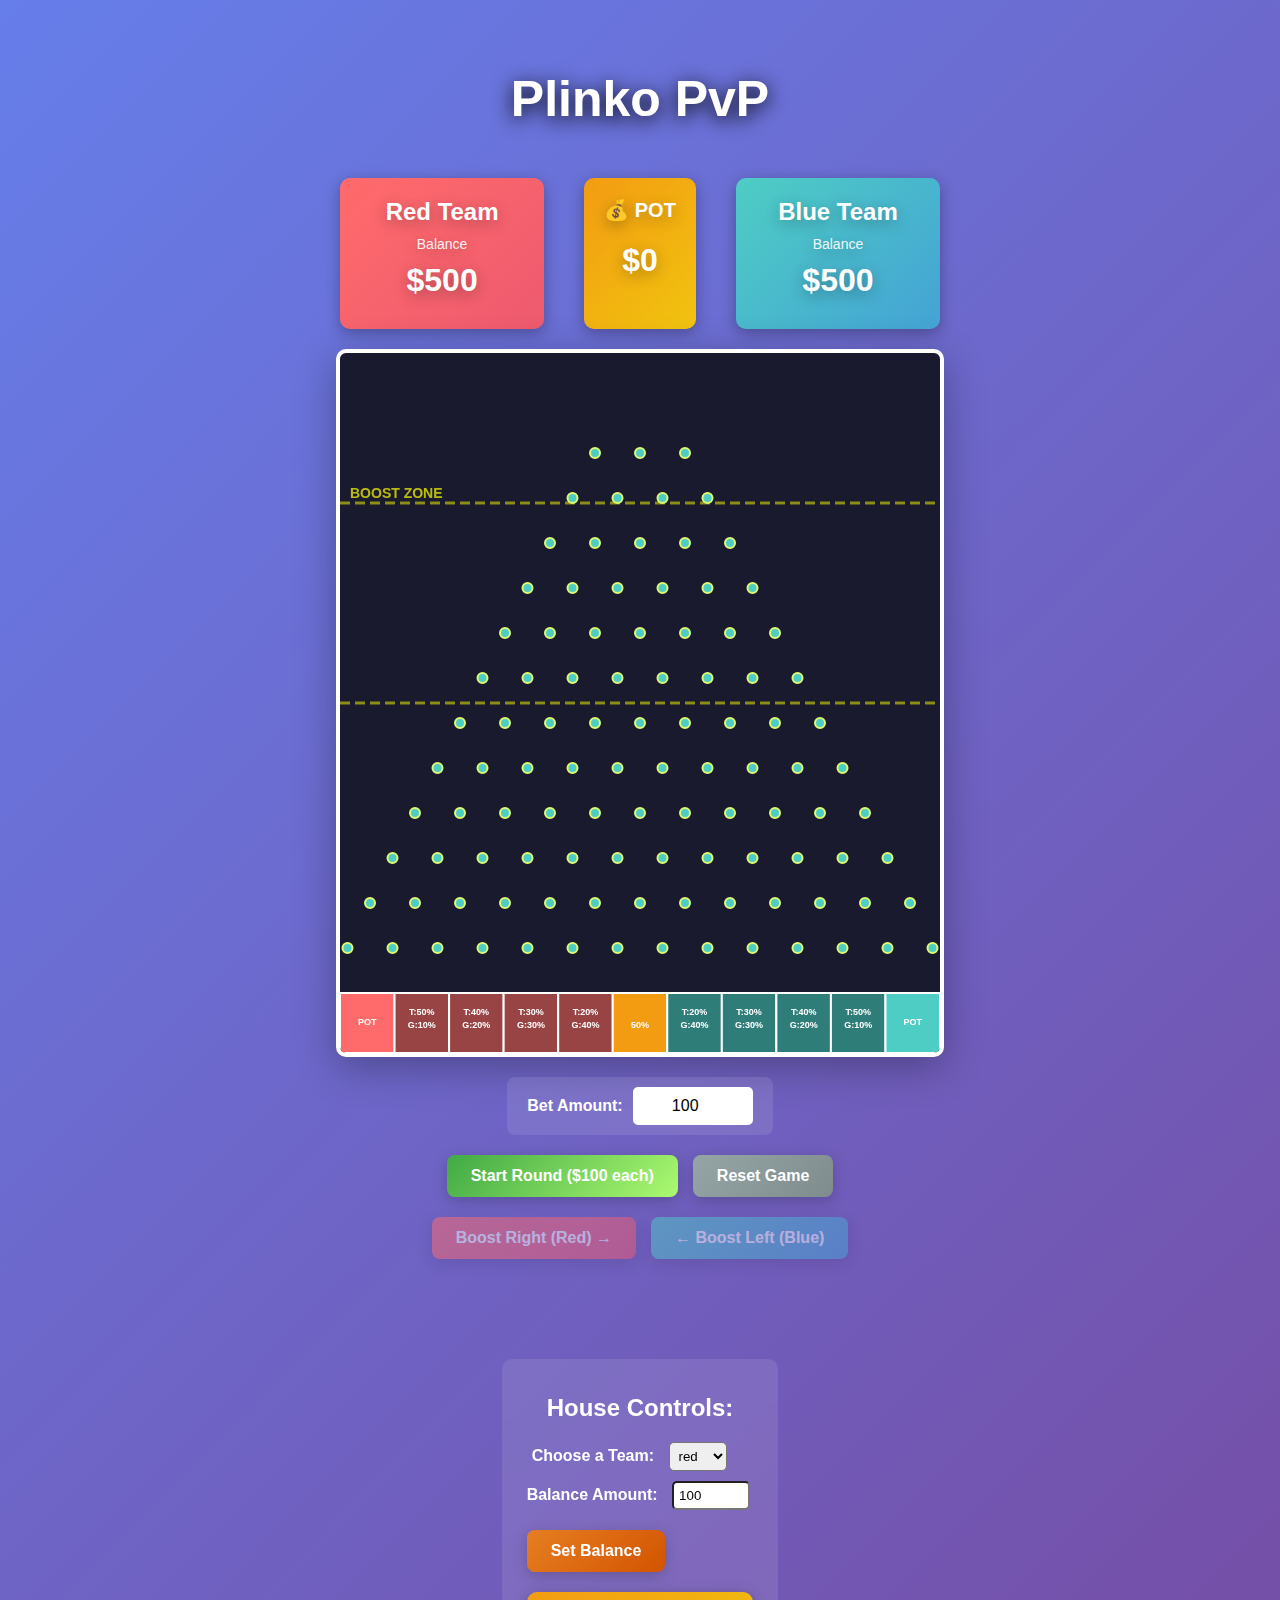
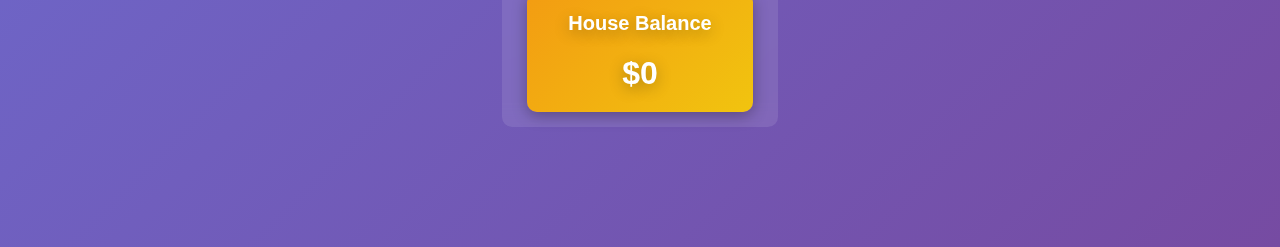
<file: index.html>
<!DOCTYPE html>
<html lang="en">
<head>
  <meta charset="UTF-8">
  <meta name="viewport" content="width=device-width, initial-scale=1.0">
  <title>Team Plinko Battle</title>
  <style>
    body {
        margin: 0;
        padding: 20px;
        display: flex;
        flex-direction: column;
        align-items: center;
        justify-content: center;
        min-height: 100vh;
        background: linear-gradient(135deg, #667eea 0%, #764ba2 100%);
        font-family: 'Arial', sans-serif;
    }
    #canvas {
        border: 4px solid #fff;
        border-radius: 10px;
        box-shadow: 0 10px 40px rgba(0,0,0,0.3);
        background: #1a1a2e;
    }
    .game-container {
        display: flex;
        flex-direction: column;
        gap: 20px;
        align-items: center;
    }
    .teams {
        display: flex;
        gap: 40px;
        width: 600px;
        justify-content: space-between;
    }
    .team {
        flex: 1;
        padding: 20px;
        border-radius: 10px;
        color: white;
        text-align: center;
        box-shadow: 0 4px 15px rgba(0,0,0,0.3);
        text-shadow: 0 4px 15px rgba(0,0,0,0.3);
    }
    .team-red {
        background: linear-gradient(135deg, #ff6b6b, #ee5a6f);
    }
    .team-blue {
        background: linear-gradient(135deg, #4ecdc4, #44a3d5);
    }
    .team h2 {
        margin: 0 0 10px 0;
        font-size: 24px;
        text-shadow: 0 4px 15px rgba(0,0,0,0.3);
    }
    .team .balance {
        font-size: 32px;
        font-weight: bold;
        margin: 10px 0;
        text-shadow: 0 4px 15px rgba(0,0,0,0.3);
    }
    .team .label {
        font-size: 14px;
        opacity: 0.9;
        text-shadow: 0 4px 15px rgba(0,0,0,0.3);
    }
    .controls {
        display: flex;
        gap: 15px;
        align-items: center;
        flex-wrap: wrap;
        justify-content: center;
    }
    button {
        padding: 12px 24px;
        font-size: 16px;
        font-weight: bold;
        border: none;
        border-radius: 8px;
        color: white;
        cursor: pointer;
        transition: transform 0.2s, box-shadow 0.2s;
        box-shadow: 0 4px 15px rgba(0,0,0,0.2);
    }
    button:hover:not(:disabled) {
        transform: translateY(-2px);
        box-shadow: 0 6px 20px rgba(0,0,0,0.3);
    }
    button:active:not(:disabled) {
        transform: translateY(0);
    }
    button:disabled {
        opacity: 0.5;
        cursor: not-allowed;
    }
    .drop-btn {
        background: linear-gradient(135deg, #41a945 0%, #acfa70 100%);
    }
    .boost-btn-red {
        background: linear-gradient(135deg, #ff6b6b, #ee5a6f);
    }
    .boost-btn-blue {
        background: linear-gradient(135deg, #4ecdc4, #44a3d5);
    }
    .reset-btn {
        background: linear-gradient(135deg, #95a5a6, #7f8c8d);
    }
    .set-bal-btn {
        background: linear-gradient(135deg, #e67e22, #d35400);
        margin-top: 10px;
        margin-bottom: 20px;
    }
    .info {
        background: rgba(255,255,255,0.1);
        padding: 15px 25px;
        border-radius: 10px;
        color: white;
        text-align: center;
        backdrop-filter: blur(10px);
        max-width: 600px;
        margin: 75px;
    }
    .pot {
        background: linear-gradient(135deg, #f39c12, #f1c40f);
        padding: 20px;
        border-radius: 10px;
        color: white;
        text-align: center;
        font-size: 20px;
        font-weight: bold;
        box-shadow: 0 4px 15px rgba(0,0,0,0.3);
        text-shadow: 0 4px 15px rgba(0,0,0,0.3);
    }
    .pot .amount {
        font-size: 32px;
        margin-top: 20px;
        text-shadow: 0 4px 15px rgba(0,0,0,0.3);
    }
    .bet-input {
        display: flex;
        gap: 10px;
        align-items: center;
        background: rgba(255,255,255,0.1);
        padding: 10px 20px;
        border-radius: 8px;
    }
    .bet-input input {
        width: 100px;
        padding: 8px;
        font-size: 16px;
        border: 2px solid white;
        border-radius: 5px;
        text-align: center;
    }
    .bet-input label {
        color: white;
        font-weight: bold;
    }
    .title {
        color: white;
        font-size: 50px;
        font-weight: bold;
        border: 0px solid #000;
        border-radius: 20px;
        text-shadow: 0 4px 20px rgba(0,0,0,1);
        padding: 20px;
        margin: 30px;
    }
    .house {
        background: rgba(255,255,255,0.1);
        padding: 15px 25px;
        border-radius: 10px;
        backdrop-filter: blur(10px);
        max-width: 600px;
        margin: 100px;
        color: white;
    }
    .house-controls {
        font-size: 24px;
        font-weight: bold;
        margin: 20px;
    }
    .house-selection {
        color: white;
        font-weight: bold;
        margin: 5px;
    }
    .change-input {
        margin: 10px 0;
    }
    .change-input input, select {
        margin-left: 10px;
        padding: 5px;
        border-radius: 5px;
    }
    .house-bal {
        background: linear-gradient(135deg, #f39c12, #f1c40f);
        padding: 20px;
        border-radius: 10px;
        color: white;
        text-align: center;
        font-size: 20px;
        font-weight: bold;
        box-shadow: 0 4px 15px rgba(0,0,0,0.3);
        text-shadow: 0 4px 15px rgba(0,0,0,0.3);
    }
    .house-bal .amount {
        font-size: 32px;
        margin-top: 20px;
        text-shadow: 0 4px 15px rgba(0,0,0,0.3);
    }
  </style>
</head>
<body>
<div class="title">
  Plinko PvP
</div>
<div class="game-container">
  <div class="teams">
    <div class="team team-red">
      <h2>Red Team</h2>
      <div class="label">Balance</div>
      <div class="balance" id="redBalance">$1000</div>
    </div>
    <div class="pot">
      <div>💰 POT</div>
      <div class="amount" id="potAmount">$0</div>
    </div>
    <div class="team team-blue">
      <h2>Blue Team</h2>
      <div class="label">Balance</div>
      <div class="balance" id="blueBalance">$1000</div>
    </div>
  </div>

  <canvas id="canvas"></canvas>

  <div class="controls">
    <div class="bet-input">
      <label>Bet Amount:</label>
      <input type="number" id="betAmount" value="100" min="1" max="1000">
    </div>
  </div>

  <div class="controls">
    <button class="drop-btn" onclick="dropBothBalls()" id="dropBtn">Start Round ($<span id="betDisplay">100</span> each)</button>
    <button class="reset-btn" onclick="reset()">Reset Game</button>
  </div>

  <div class="controls">
    <button class="boost-btn-red" onclick="boost('right')" id="redBoostBtn" disabled>Boost Right (Red) →</button>
    <button class="boost-btn-blue" onclick="boost('left')" id="blueBoostBtn" disabled>← Boost Left (Blue)</button>
  </div>
  <!--
  <div class="info">
    <div class="house-controls"><strong>How to Play:</strong></div>
    <div><strong>Controls:</strong> Space = Start Round, Left Arrow = Boost Left, Right Arrow = Boost Right</div>
    <div><strong>Fixed FPS:</strong> 60 FPS for consistent physics across all browsers</div>
    <div><strong>Payouts:</strong></div>
    <div>• <strong>Jackpot (outer):</strong> Win entire pot! | <strong>Center:</strong> 50% back, 25% to pot, 25% house</div>
    <div>• <strong>Landing on opponent's side:</strong> Take % of their bet | <strong>Your side:</strong> Give % of your bet</div>
    <div>• Max take/give is 50% each, total ≤100% of bet</div>
  </div>
  -->
</div>

<div class="house">
  <div class="house-controls"> House Controls:</div>
  <div class="house-selection">
    <label for="house-teams">Choose a Team:</label>
    <select name="teams" id="house-teams">
      <option value="red">red</option>
      <option value="blue">blue</option>
    </select>
  </div>
  <div class="change-input">
    <label><strong>Balance Amount:</strong></label>
    <input type="number" id="house-amount" value="100" min="1" max="1000">
  </div>
  <button class="set-bal-btn" onclick="setBalance()" id="setBalBtn">Set Balance</button>
  <div class="house-bal">
    <div>House Balance</div>
    <div class="amount" id="house-bal">$0</div>
  </div>
</div>

<script>
  const canvas = document.getElementById('canvas');
  const ctx = canvas.getContext('2d');

  canvas.width = 600;
  canvas.height = 700;

  const FIXED_FPS = 60;
  const FRAME_TIME = 1000 / FIXED_FPS;
  const GRAVITY = 0.4 * (60 / FIXED_FPS);
  const BOUNCE = 0.6;
  const FRICTION = 0.98;
  const PEG_RADIUS = 5;
  const BALL_RADIUS = 8;
  const BOOST_LINE = 350;
  const BOOST_LINE_UPPER = 150;
  const BOOST_FORCE = 8 * (60 / FIXED_FPS);

  const pegs = [];
  let activeBalls = [];
  let boostUsed = {};
  let currentBet = 0;

  let redBalance = 500;
  let blueBalance = 500;
  let pot = 0;
  let houseTotal = 0;

  let lastTime = 0;
  let accumulatedTime = 0;
  let animationFrameId = null;
  let isAnimationRunning = false;

  const slotConfig = [
      { id: -5, type: 'jackpot', team: 'red', label: 'JACKPOT' },
      { id: -4, type: 'points', team: 'red', takePercent: 50, givePercent: 10 },
      { id: -3, type: 'points', team: 'red', takePercent: 40, givePercent: 20 },
      { id: -2, type: 'points', team: 'red', takePercent: 30, givePercent: 30 },
      { id: -1, type: 'points', team: 'red', takePercent: 20, givePercent: 40 },
      { id: 0, type: 'center', label: 'CENTER' },
      { id: 1, type: 'points', team: 'blue', takePercent: 20, givePercent: 40 },
      { id: 2, type: 'points', team: 'blue', takePercent: 30, givePercent: 30 },
      { id: 3, type: 'points', team: 'blue', takePercent: 40, givePercent: 20 },
      { id: 4, type: 'points', team: 'blue', takePercent: 50, givePercent: 10 },
      { id: 5, type: 'jackpot', team: 'blue', label: 'JACKPOT' }
  ];

  document.addEventListener('keydown', (e) => {
      if (e.code === 'Space') {
          e.preventDefault();
          dropBothBalls();
      } else if (e.code === 'ArrowLeft') {
          e.preventDefault();
          boost('left');
          updateUI();
      } else if (e.code === 'ArrowRight') {
          e.preventDefault();
          boost('right');
          updateUI();
      }
  });

  document.getElementById('betAmount').addEventListener('input', function() {
      const bet = Math.max(1, parseInt(this.value) || 1);
      document.getElementById('betDisplay').textContent = bet;
  });

  function initPegs() {
      const rows = 12;
      const startY = 100;
      const rowSpacing = 45;
      const pegSpacing = 45;

      for (let row = 0; row < rows; row++) {
          const pegsInRow = row + 3;
          const rowWidth = (pegsInRow - 1) * pegSpacing;
          const startX = (canvas.width - rowWidth) / 2;

          for (let i = 0; i < pegsInRow; i++) {
              pegs.push({
                  x: startX + i * pegSpacing,
                  y: startY + row * rowSpacing,
                  radius: PEG_RADIUS
              });
          }
      }
  }

  class Ball {
      constructor(x, y, team, id) {
          this.x = x;
          this.y = y;
          this.vx = (Math.random() - 0.5) * 2;
          this.vy = 0;
          this.radius = BALL_RADIUS;
          this.team = team;
          this.color = team === 'red' ? '#ff6b6b' : '#4ecdc4';
          this.active = true;
          this.id = id;
      }

      update(deltaTime) {
          if (!this.active) return;

          this.vy += GRAVITY;
          this.vx *= FRICTION;
          this.vy *= FRICTION;
          this.x += this.vx;
          this.y += this.vy;

          pegs.forEach(peg => {
              const dx = this.x - peg.x;
              const dy = this.y - peg.y;
              const dist = Math.sqrt(dx * dx + dy * dy);
              const minDist = this.radius + peg.radius;

              if (dist < minDist) {
                  const angle = Math.atan2(dy, dx);
                  const targetX = peg.x + Math.cos(angle) * minDist;
                  const targetY = peg.y + Math.sin(angle) * minDist;

                  this.x = targetX;
                  this.y = targetY;

                  const speed = Math.sqrt(this.vx * this.vx + this.vy * this.vy);
                  this.vx = Math.cos(angle) * speed * BOUNCE;
                  this.vy = Math.sin(angle) * speed * BOUNCE;
              }
          });

          if (this.x - this.radius < 0) {
              this.x = this.radius;
              this.vx *= -BOUNCE;
          } else if (this.x + this.radius > canvas.width) {
              this.x = canvas.width - this.radius;
              this.vx *= -BOUNCE;
          }

          if (this.y + this.radius > canvas.height - 80) {
              this.y = canvas.height - 80 - this.radius;
              this.vy = 0;
              this.vx *= 0.8;

              if (Math.abs(this.vx) < 0.5 && Math.abs(this.vy) < 0.5) {
                  if (this.active) {
                      const slotIndex = Math.floor(this.x / (canvas.width / slotConfig.length));
                      if (slotIndex >= 0 && slotIndex < slotConfig.length) {
                          handleSlotLanding(slotConfig[slotIndex], this.team);
                      }
                      this.active = false;
                      delete boostUsed[this.id];
                      setTimeout(() => {
                          activeBalls = activeBalls.filter(ball => ball !== this);
                          updateUI();
                      }, 100);
                  }
              }
          }

          updateBoostButtons();
      }

      draw() {
          ctx.beginPath();
          ctx.arc(this.x, this.y, this.radius, 0, Math.PI * 2);
          ctx.fillStyle = this.color;
          ctx.fill();
          ctx.strokeStyle = 'rgba(255, 255, 255, 0.8)';
          ctx.lineWidth = 2;
          ctx.stroke();
      }
  }

  function handleSlotLanding(slot, team) {
      const bet = currentBet;

      if (slot.type === 'jackpot') {
          if (team === 'red') {
              redBalance += pot;
          } else {
              blueBalance += pot;
          }
          showMessage(`${team.toUpperCase()} WINS THE JACKPOT! +$${pot}`, slot.team);
          pot = 0;
      } else if (slot.type === 'center') {
          const playerReturn = Math.floor(bet * 0.5);
          const potAmount = Math.floor(bet * 0.49);
          const houseAmount = Math.floor(bet * 0.01);

          if (team === 'red') {
              redBalance += playerReturn;
          } else {
              blueBalance += playerReturn;
          }
          pot += potAmount;
          houseTotal += houseAmount;

          showMessage(`${team.toUpperCase()} Center! +$${playerReturn} (Pot +$${potAmount})`, 'neutral');
      } else if (slot.type === 'points') {
          const isOwnSide = (team === slot.team);

          if (isOwnSide) {
              const giveAmount = Math.floor(bet * slot.givePercent / 100);
              const keepAmount = bet - giveAmount;

              if (team === 'red') {
                  redBalance += keepAmount;
                  blueBalance += giveAmount;
              } else {
                  blueBalance += keepAmount;
                  redBalance += giveAmount;
              }

              const potContribution = Math.floor(bet * 0.05);
              pot += potContribution;

              showMessage(`${team.toUpperCase()} keeps $${keepAmount}, gives $${giveAmount}`, team);
          } else {
              const takeAmount = Math.floor(bet * slot.takePercent / 100);

              if (team === 'red') {
                  if (blueBalance >= takeAmount) {
                      blueBalance -= takeAmount;
                      redBalance += takeAmount + bet;
                  } else {
                      redBalance += bet;
                  }
              } else {
                  if (redBalance >= takeAmount) {
                      redBalance -= takeAmount;
                      blueBalance += takeAmount + bet;
                  } else {
                      blueBalance += bet;
                  }
              }

              const potContribution = Math.floor(bet * 0.05);
              pot += potContribution;

              showMessage(`${team.toUpperCase()} takes $${takeAmount} from opponent!`, team);
          }
      }

      updateUI();
  }

  function showMessage(text, team) {
      const messageDiv = document.createElement('div');
      messageDiv.textContent = text;
      messageDiv.style.position = 'fixed';
      messageDiv.style.top = '50%';
      messageDiv.style.left = '50%';
      messageDiv.style.transform = 'translate(-50%, -50%)';
      messageDiv.style.padding = '20px 40px';
      messageDiv.style.borderRadius = '10px';
      messageDiv.style.fontSize = '24px';
      messageDiv.style.fontWeight = 'bold';
      messageDiv.style.color = 'white';
      messageDiv.style.zIndex = '1000';
      messageDiv.style.boxShadow = '0 10px 40px rgba(0,0,0,0.5)';

      if (team === 'red') {
          messageDiv.style.background = 'linear-gradient(135deg, #ff6b6b, #ee5a6f)';
          messageDiv.style.transform = 'translate(100%, -50%)';
          messageDiv.style.padding = '20px 30px';
      } else if (team === 'blue') {
          messageDiv.style.background = 'linear-gradient(135deg, #4ecdc4, #44a3d5)';
          messageDiv.style.transform = 'translate(-200%, -50%)';
          messageDiv.style.padding = '20px 30px';
      } else {
          messageDiv.style.background = 'linear-gradient(135deg, #f39c12, #f1c40f)';
      }

      document.body.appendChild(messageDiv);

      setTimeout(() => {
          messageDiv.style.transition = 'opacity 0.5s';
          messageDiv.style.opacity = '0';
          setTimeout(() => messageDiv.remove(), 500);
      }, 2000);
  }

  function dropBothBalls() {
      if (activeBalls.length > 0) return;

      const bet = Math.max(1, parseInt(document.getElementById('betAmount').value) || 100);

      if (redBalance < bet) {
          showMessage('Red Team: Insufficient balance!', 'red');
          return;
      }
      if (blueBalance < bet) {
          showMessage('Blue Team: Insufficient balance!', 'blue');
          return;
      }

      redBalance -= bet;
      blueBalance -= bet;
      currentBet = bet;

      const redBallId = Date.now() + 'red';
      const blueBallId = Date.now() + 'blue';

      const redBall = new Ball(canvas.width / 2 - 20, 20, 'red', redBallId);
      const blueBall = new Ball(canvas.width / 2 + 20, 20, 'blue', blueBallId);

      activeBalls.push(redBall, blueBall);
      boostUsed[redBallId] = false;
      boostUsed[blueBallId] = false;

      if (!isAnimationRunning) {
          startAnimation();
      }

      updateUI();
  }

  function boost(direction) {
      for (const ball of activeBalls) {
          if (!ball.active || boostUsed[ball.id] || ball.y > BOOST_LINE || ball.y < BOOST_LINE_UPPER) continue;

          if (direction === 'left' && ball.team === 'blue') {
              ball.vx -= BOOST_FORCE;
              boostUsed[ball.id] = true;
              showMessage('BOOST!', 'blue');
              break;
          } else if (direction === 'right' && ball.team === 'red') {
              ball.vx += BOOST_FORCE;
              boostUsed[ball.id] = true;
              showMessage('BOOST!', 'red');
              break;
          }
      }
      updateBoostButtons();
  }

  function updateBoostButtons() {
      let canBoostRed = false;
      let canBoostBlue = false;

      for (const ball of activeBalls) {
          if (!ball.active || boostUsed[ball.id] || ball.y > BOOST_LINE || ball.y < BOOST_LINE_UPPER) continue;

          if (ball.team === 'red') {
              canBoostRed = true;
          } else if (ball.team === 'blue') {
              canBoostBlue = true;
          }
      }

      document.getElementById('redBoostBtn').disabled = !canBoostRed;
      document.getElementById('blueBoostBtn').disabled = !canBoostBlue;
  }

  function reset() {
      activeBalls = [];
      boostUsed = {};
      redBalance = 500;
      blueBalance = 500;
      pot = 0;
      updateUI();
  }

  function setBalance() {
      const amount = parseInt(document.getElementById('house-amount').value) || 0;
      const team = document.getElementById('house-teams').value;

      if (team === 'red') {
          redBalance = amount;
      } else if (team === 'blue') {
          blueBalance = amount;
      }
      updateUI();
  }

  function updateUI() {
      document.getElementById('redBalance').textContent = '$' + redBalance;
      document.getElementById('blueBalance').textContent = '$' + blueBalance;
      document.getElementById('potAmount').textContent = '$' + pot;
      document.getElementById('house-bal').textContent = '$' + houseTotal;

      const bet = Math.max(1, parseInt(document.getElementById('betAmount').value) || 100);
      const dropBtn = document.getElementById('dropBtn');

      dropBtn.disabled = activeBalls.length > 0 ||
          redBalance < bet ||
          blueBalance < bet;

      dropBtn.innerHTML = `Start Round ($<span id="betDisplay">${bet}</span> each)`;

      if (activeBalls.length === 0) {
          document.getElementById('redBoostBtn').disabled = true;
          document.getElementById('blueBoostBtn').disabled = true;

          if (isAnimationRunning) {
              stopAnimation();
          }
      }
  }

  function drawPegs() {
      pegs.forEach(peg => {
          ctx.beginPath();
          ctx.arc(peg.x, peg.y, peg.radius, 0, Math.PI * 2);
          ctx.fillStyle = '#4ecdc4';
          ctx.fill();
          ctx.strokeStyle = '#defa70';
          ctx.lineWidth = 2;
          ctx.stroke();
      });
  }

  function drawBoostLine() {
      ctx.strokeStyle = 'rgba(255, 255, 0, 0.5)';
      ctx.lineWidth = 3;
      ctx.setLineDash([10, 5]);
      ctx.beginPath();
      ctx.moveTo(0, BOOST_LINE);
      ctx.lineTo(canvas.width, BOOST_LINE);
      ctx.stroke();
      ctx.setLineDash([]);

      ctx.fillStyle = 'rgba(255, 255, 0, 0.7)';
      ctx.font = 'bold 14px Arial';
      ctx.fillText('', 50, BOOST_LINE - 5);
  }

  function drawBoostLineUpper() {
      ctx.strokeStyle = 'rgba(255, 255, 0, 0.5)';
      ctx.lineWidth = 3;
      ctx.setLineDash([10, 5]);
      ctx.beginPath();
      ctx.moveTo(0, BOOST_LINE_UPPER);
      ctx.lineTo(canvas.width, BOOST_LINE_UPPER);
      ctx.stroke();
      ctx.setLineDash([]);

      ctx.fillStyle = 'rgba(255, 255, 0, 0.7)';
      ctx.font = 'bold 14px Arial';
      ctx.textAlign = 'left';
      ctx.fillText('BOOST ZONE', 10, BOOST_LINE_UPPER - 5);
  }

  function drawSlots() {
      const slotHeight = 60;
      const slotY = canvas.height - slotHeight;
      const slotWidth = canvas.width / slotConfig.length;

      slotConfig.forEach((slot, i) => {
          let bgColor;
          if (slot.type === 'jackpot') {
              bgColor = slot.team === 'red' ? '#ff6b6b' : '#4ecdc4';
          } else if (slot.type === 'center') {
              bgColor = '#f39c12';
          } else {
              bgColor = slot.team === 'red' ? '#994444' : '#2e7d79';
          }

          ctx.fillStyle = bgColor;
          ctx.fillRect(i * slotWidth, slotY, slotWidth, slotHeight);

          ctx.strokeStyle = '#ffffff';
          ctx.lineWidth = 2;
          ctx.strokeRect(i * slotWidth, slotY, slotWidth, slotHeight);

          ctx.fillStyle = '#ffffff';
          ctx.font = slot.type === 'jackpot' ? 'bold 11px Arial' : 'bold 10px Arial';
          ctx.textAlign = 'center';

          if (slot.type === 'jackpot') {
              ctx.fillText('', i * slotWidth + slotWidth / 2, slotY + 18);
              ctx.font = 'bold 9px Arial';
              ctx.fillText('POT', i * slotWidth + slotWidth / 2, slotY + 32);
          } else if (slot.type === 'center') {
              ctx.fillText('', i * slotWidth + slotWidth / 2, slotY + 20);
              ctx.font = 'bold 9px Arial';
              ctx.fillText('50%', i * slotWidth + slotWidth / 2, slotY + 35);
          } else {
              ctx.font = 'bold 9px Arial';
              ctx.fillText(`T:${slot.takePercent}%`, i * slotWidth + slotWidth / 2, slotY + 22);
              ctx.fillText(`G:${slot.givePercent}%`, i * slotWidth + slotWidth / 2, slotY + 35);
          }
      });
  }

  function startAnimation() {
      isAnimationRunning = true;
      lastTime = performance.now();
      accumulatedTime = 0;
      animationFrameId = requestAnimationFrame(gameLoop);
  }

  function stopAnimation() {
      isAnimationRunning = false;
      if (animationFrameId) {
          cancelAnimationFrame(animationFrameId);
          animationFrameId = null;
      }
  }

  function gameLoop(currentTime) {
      if (!isAnimationRunning) return;

      const deltaTime = currentTime - lastTime;
      lastTime = currentTime;

      const maxDelta = 100;
      const safeDelta = Math.min(deltaTime, maxDelta);

      accumulatedTime += safeDelta;

      while (accumulatedTime >= FRAME_TIME) {
          for (const ball of activeBalls) {
              if (ball.active) {
                  ball.update(FRAME_TIME / 1000);
              }
          }
          accumulatedTime -= FRAME_TIME;
      }

      ctx.clearRect(0, 0, canvas.width, canvas.height);
      drawSlots();
      drawBoostLine();
      drawBoostLineUpper();
      drawPegs();

      for (const ball of activeBalls) {
          if (ball.active) {
              ball.draw();
          }
      }

      animationFrameId = requestAnimationFrame(gameLoop);
  }

  initPegs();
  updateUI();
  startAnimation();
</script>
</body>
</html>
</file>
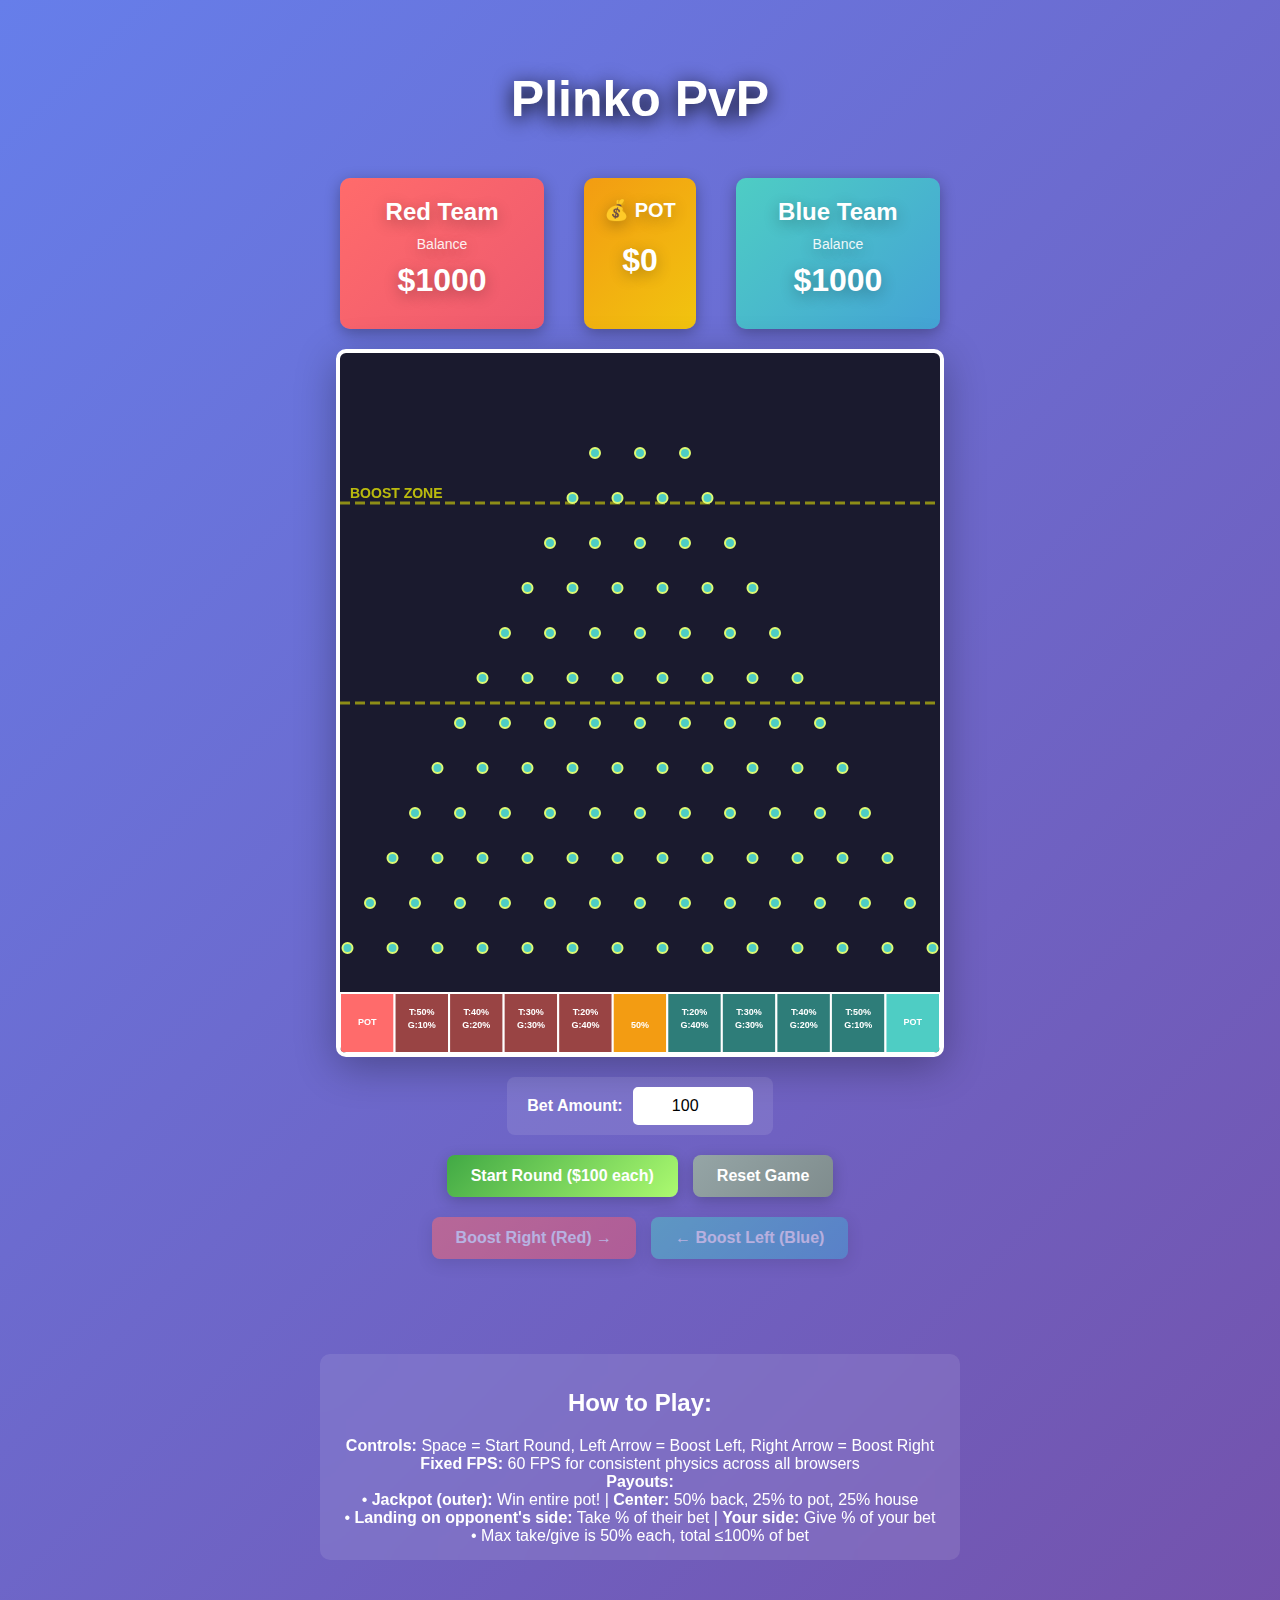
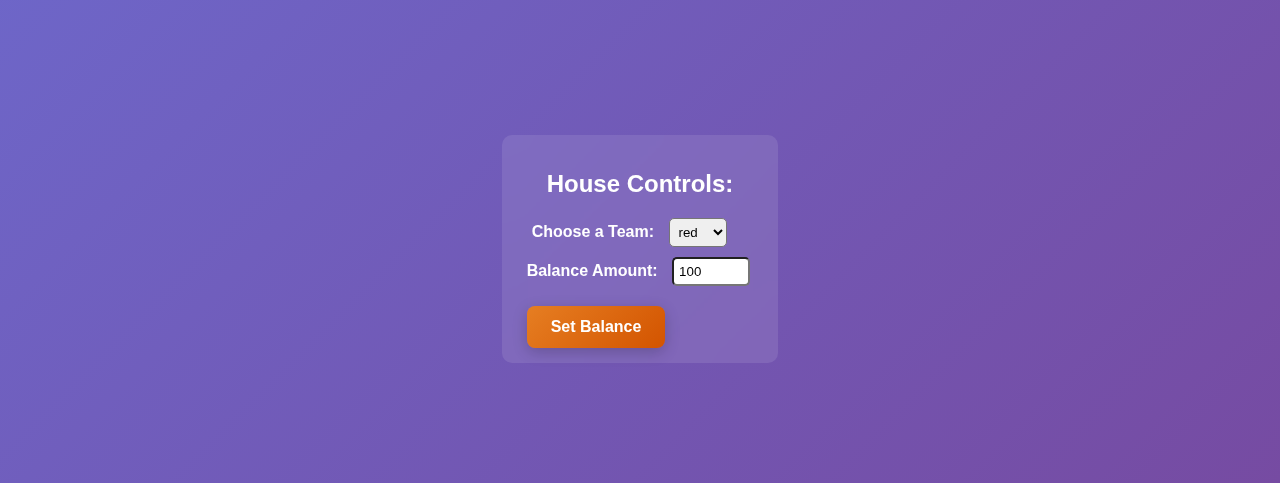
<file: HTML_POC6/index.html>
<!DOCTYPE html>
<html lang="en">
<head>
  <meta charset="UTF-8">
  <meta name="viewport" content="width=device-width, initial-scale=1.0">
  <title>Team Plinko Battle</title>
  <style>
    body {
        margin: 0;
        padding: 20px;
        display: flex;
        flex-direction: column;
        align-items: center;
        justify-content: center;
        min-height: 100vh;
        background: linear-gradient(135deg, #667eea 0%, #764ba2 100%);
        font-family: 'Arial', sans-serif;
    }
    #canvas {
        border: 4px solid #fff;
        border-radius: 10px;
        box-shadow: 0 10px 40px rgba(0,0,0,0.3);
        background: #1a1a2e;
    }
    .game-container {
        display: flex;
        flex-direction: column;
        gap: 20px;
        align-items: center;
    }
    .teams {
        display: flex;
        gap: 40px;
        width: 600px;
        justify-content: space-between;
    }
    .team {
        flex: 1;
        padding: 20px;
        border-radius: 10px;
        color: white;
        text-align: center;
        box-shadow: 0 4px 15px rgba(0,0,0,0.3);
        text-shadow: 0 4px 15px rgba(0,0,0,0.3);
    }
    .team-red {
        background: linear-gradient(135deg, #ff6b6b, #ee5a6f);
    }
    .team-blue {
        background: linear-gradient(135deg, #4ecdc4, #44a3d5);
    }
    .team h2 {
        margin: 0 0 10px 0;
        font-size: 24px;
        text-shadow: 0 4px 15px rgba(0,0,0,0.3);
    }
    .team .balance {
        font-size: 32px;
        font-weight: bold;
        margin: 10px 0;
        text-shadow: 0 4px 15px rgba(0,0,0,0.3);
    }
    .team .label {
        font-size: 14px;
        opacity: 0.9;
        text-shadow: 0 4px 15px rgba(0,0,0,0.3);
    }
    .controls {
        display: flex;
        gap: 15px;
        align-items: center;
        flex-wrap: wrap;
        justify-content: center;
    }
    button {
        padding: 12px 24px;
        font-size: 16px;
        font-weight: bold;
        border: none;
        border-radius: 8px;
        color: white;
        cursor: pointer;
        transition: transform 0.2s, box-shadow 0.2s;
        box-shadow: 0 4px 15px rgba(0,0,0,0.2);
    }
    button:hover:not(:disabled) {
        transform: translateY(-2px);
        box-shadow: 0 6px 20px rgba(0,0,0,0.3);
    }
    button:active:not(:disabled) {
        transform: translateY(0);
    }
    button:disabled {
        opacity: 0.5;
        cursor: not-allowed;
    }
    .drop-btn {
        background: linear-gradient(135deg, #41a945 0%, #acfa70 100%);
    }
    .boost-btn-red {
        background: linear-gradient(135deg, #ff6b6b, #ee5a6f);
    }
    .boost-btn-blue {
        background: linear-gradient(135deg, #4ecdc4, #44a3d5);
    }
    .reset-btn {
        background: linear-gradient(135deg, #95a5a6, #7f8c8d);
    }
    .set-bal-btn {
        background: linear-gradient(135deg, #e67e22, #d35400);
        margin-top: 10px;
    }
    .info {
        background: rgba(255,255,255,0.1);
        padding: 15px 25px;
        border-radius: 10px;
        color: white;
        text-align: center;
        backdrop-filter: blur(10px);
        max-width: 600px;
        margin: 75px;
    }
    .pot {
        background: linear-gradient(135deg, #f39c12, #f1c40f);
        padding: 20px;
        border-radius: 10px;
        color: white;
        text-align: center;
        font-size: 20px;
        font-weight: bold;
        box-shadow: 0 4px 15px rgba(0,0,0,0.3);
        text-shadow: 0 4px 15px rgba(0,0,0,0.3);
    }
    .pot .amount {
        font-size: 32px;
        margin-top: 20px;
        text-shadow: 0 4px 15px rgba(0,0,0,0.3);
    }
    .bet-input {
        display: flex;
        gap: 10px;
        align-items: center;
        background: rgba(255,255,255,0.1);
        padding: 10px 20px;
        border-radius: 8px;
    }
    .bet-input input {
        width: 100px;
        padding: 8px;
        font-size: 16px;
        border: 2px solid white;
        border-radius: 5px;
        text-align: center;
    }
    .bet-input label {
        color: white;
        font-weight: bold;
    }
    .title {
        color: white;
        font-size: 50px;
        font-weight: bold;
        border: 0px solid #000;
        border-radius: 20px;
        text-shadow: 0 4px 20px rgba(0,0,0,1);
        padding: 20px;
        margin: 30px;
    }
    .house {
        background: rgba(255,255,255,0.1);
        padding: 15px 25px;
        border-radius: 10px;
        backdrop-filter: blur(10px);
        max-width: 600px;
        margin: 100px;
        color: white;
    }
    .house-controls {
        font-size: 24px;
        font-weight: bold;
        margin: 20px;
    }
    .house-selection {
        color: white;
        font-weight: bold;
        margin: 5px;
    }
    .change-input {
        margin: 10px 0;
    }
    .change-input input, select {
        margin-left: 10px;
        padding: 5px;
        border-radius: 5px;
    }
  </style>
</head>
<body>
<div class="title">
  Plinko PvP
</div>
<div class="game-container">
  <div class="teams">
    <div class="team team-red">
      <h2>Red Team</h2>
      <div class="label">Balance</div>
      <div class="balance" id="redBalance">$1000</div>
    </div>
    <div class="pot">
      <div>💰 POT</div>
      <div class="amount" id="potAmount">$0</div>
    </div>
    <div class="team team-blue">
      <h2>Blue Team</h2>
      <div class="label">Balance</div>
      <div class="balance" id="blueBalance">$1000</div>
    </div>
  </div>

  <canvas id="canvas"></canvas>

  <div class="controls">
    <div class="bet-input">
      <label>Bet Amount:</label>
      <input type="number" id="betAmount" value="100" min="1" max="1000">
    </div>
  </div>

  <div class="controls">
    <button class="drop-btn" onclick="dropBothBalls()" id="dropBtn">Start Round ($<span id="betDisplay">100</span> each)</button>
    <button class="reset-btn" onclick="reset()">Reset Game</button>
  </div>

  <div class="controls">
    <button class="boost-btn-red" onclick="boost('right')" id="redBoostBtn" disabled>Boost Right (Red) →</button>
    <button class="boost-btn-blue" onclick="boost('left')" id="blueBoostBtn" disabled>← Boost Left (Blue)</button>
  </div>

  <div class="info">
    <div class="house-controls"><strong>How to Play:</strong></div>
    <div><strong>Controls:</strong> Space = Start Round, Left Arrow = Boost Left, Right Arrow = Boost Right</div>
    <div><strong>Fixed FPS:</strong> 60 FPS for consistent physics across all browsers</div>
    <div><strong>Payouts:</strong></div>
    <div>• <strong>Jackpot (outer):</strong> Win entire pot! | <strong>Center:</strong> 50% back, 25% to pot, 25% house</div>
    <div>• <strong>Landing on opponent's side:</strong> Take % of their bet | <strong>Your side:</strong> Give % of your bet</div>
    <div>• Max take/give is 50% each, total ≤100% of bet</div>
  </div>
</div>

<div class="house">
  <div class="house-controls"> House Controls:</div>
  <div class="house-selection">
    <label for="house-teams">Choose a Team:</label>
    <select name="teams" id="house-teams">
      <option value="red">red</option>
      <option value="blue">blue</option>
    </select>
  </div>
  <div class="change-input">
    <label><strong>Balance Amount:</strong></label>
    <input type="number" id="house-amount" value="100" min="1" max="1000">
  </div>
  <button class="set-bal-btn" onclick="setBalance()" id="setBalBtn">Set Balance</button>
</div>

<script>
  const canvas = document.getElementById('canvas');
  const ctx = canvas.getContext('2d');

  canvas.width = 600;
  canvas.height = 700;

  const FIXED_FPS = 60;
  const FRAME_TIME = 1000 / FIXED_FPS;
  const GRAVITY = 0.4 * (60 / FIXED_FPS);
  const BOUNCE = 0.6;
  const FRICTION = 0.98;
  const PEG_RADIUS = 5;
  const BALL_RADIUS = 8;
  const BOOST_LINE = 350;
  const BOOST_LINE_UPPER = 150;
  const BOOST_FORCE = 8 * (60 / FIXED_FPS);

  const pegs = [];
  let activeBalls = [];
  let boostUsed = {};
  let currentBet = 0;

  let redBalance = 1000;
  let blueBalance = 1000;
  let pot = 0;

  let lastTime = 0;
  let accumulatedTime = 0;
  let animationFrameId = null;
  let isAnimationRunning = false;

  const slotConfig = [
      { id: -5, type: 'jackpot', team: 'red', label: 'JACKPOT' },
      { id: -4, type: 'points', team: 'red', takePercent: 50, givePercent: 10 },
      { id: -3, type: 'points', team: 'red', takePercent: 40, givePercent: 20 },
      { id: -2, type: 'points', team: 'red', takePercent: 30, givePercent: 30 },
      { id: -1, type: 'points', team: 'red', takePercent: 20, givePercent: 40 },
      { id: 0, type: 'center', label: 'CENTER' },
      { id: 1, type: 'points', team: 'blue', takePercent: 20, givePercent: 40 },
      { id: 2, type: 'points', team: 'blue', takePercent: 30, givePercent: 30 },
      { id: 3, type: 'points', team: 'blue', takePercent: 40, givePercent: 20 },
      { id: 4, type: 'points', team: 'blue', takePercent: 50, givePercent: 10 },
      { id: 5, type: 'jackpot', team: 'blue', label: 'JACKPOT' }
  ];

  document.addEventListener('keydown', (e) => {
      if (e.code === 'Space') {
          e.preventDefault();
          dropBothBalls();
      } else if (e.code === 'ArrowLeft') {
          e.preventDefault();
          boost('left');
          updateUI();
      } else if (e.code === 'ArrowRight') {
          e.preventDefault();
          boost('right');
          updateUI();
      }
  });

  document.getElementById('betAmount').addEventListener('input', function() {
      const bet = Math.max(1, parseInt(this.value) || 1);
      document.getElementById('betDisplay').textContent = bet;
  });

  function initPegs() {
      const rows = 12;
      const startY = 100;
      const rowSpacing = 45;
      const pegSpacing = 45;

      for (let row = 0; row < rows; row++) {
          const pegsInRow = row + 3;
          const rowWidth = (pegsInRow - 1) * pegSpacing;
          const startX = (canvas.width - rowWidth) / 2;

          for (let i = 0; i < pegsInRow; i++) {
              pegs.push({
                  x: startX + i * pegSpacing,
                  y: startY + row * rowSpacing,
                  radius: PEG_RADIUS
              });
          }
      }
  }

  class Ball {
      constructor(x, y, team, id) {
          this.x = x;
          this.y = y;
          this.vx = (Math.random() - 0.5) * 2;
          this.vy = 0;
          this.radius = BALL_RADIUS;
          this.team = team;
          this.color = team === 'red' ? '#ff6b6b' : '#4ecdc4';
          this.active = true;
          this.id = id;
      }

      update(deltaTime) {
          if (!this.active) return;

          this.vy += GRAVITY;
          this.vx *= FRICTION;
          this.vy *= FRICTION;
          this.x += this.vx;
          this.y += this.vy;

          pegs.forEach(peg => {
              const dx = this.x - peg.x;
              const dy = this.y - peg.y;
              const dist = Math.sqrt(dx * dx + dy * dy);
              const minDist = this.radius + peg.radius;

              if (dist < minDist) {
                  const angle = Math.atan2(dy, dx);
                  const targetX = peg.x + Math.cos(angle) * minDist;
                  const targetY = peg.y + Math.sin(angle) * minDist;

                  this.x = targetX;
                  this.y = targetY;

                  const speed = Math.sqrt(this.vx * this.vx + this.vy * this.vy);
                  this.vx = Math.cos(angle) * speed * BOUNCE;
                  this.vy = Math.sin(angle) * speed * BOUNCE;
              }
          });

          if (this.x - this.radius < 0) {
              this.x = this.radius;
              this.vx *= -BOUNCE;
          } else if (this.x + this.radius > canvas.width) {
              this.x = canvas.width - this.radius;
              this.vx *= -BOUNCE;
          }

          if (this.y + this.radius > canvas.height - 80) {
              this.y = canvas.height - 80 - this.radius;
              this.vy = 0;
              this.vx *= 0.8;

              if (Math.abs(this.vx) < 0.5 && Math.abs(this.vy) < 0.5) {
                  if (this.active) {
                      const slotIndex = Math.floor(this.x / (canvas.width / slotConfig.length));
                      if (slotIndex >= 0 && slotIndex < slotConfig.length) {
                          handleSlotLanding(slotConfig[slotIndex], this.team);
                      }
                      this.active = false;
                      delete boostUsed[this.id];
                      setTimeout(() => {
                          activeBalls = activeBalls.filter(ball => ball !== this);
                          updateUI();
                      }, 100);
                  }
              }
          }

          updateBoostButtons();
      }

      draw() {
          ctx.beginPath();
          ctx.arc(this.x, this.y, this.radius, 0, Math.PI * 2);
          ctx.fillStyle = this.color;
          ctx.fill();
          ctx.strokeStyle = 'rgba(255, 255, 255, 0.8)';
          ctx.lineWidth = 2;
          ctx.stroke();
      }
  }

  function handleSlotLanding(slot, team) {
      const bet = currentBet;

      if (slot.type === 'jackpot') {
          if (team === 'red') {
              redBalance += pot;
          } else {
              blueBalance += pot;
          }
          showMessage(`${team.toUpperCase()} WINS THE JACKPOT! +$${pot}`, slot.team);
          pot = 0;
      } else if (slot.type === 'center') {
          const playerReturn = Math.floor(bet * 0.5);
          const potAmount = Math.floor(bet * 0.40);

          if (team === 'red') {
              redBalance += playerReturn;
          } else {
              blueBalance += playerReturn;
          }
          pot += potAmount;

          showMessage(`${team.toUpperCase()} Center! +$${playerReturn} (Pot +$${potAmount})`, 'neutral');
      } else if (slot.type === 'points') {
          const isOwnSide = (team === slot.team);

          if (isOwnSide) {
              const giveAmount = Math.floor(bet * slot.givePercent / 100);
              const keepAmount = bet - giveAmount;

              if (team === 'red') {
                  redBalance += keepAmount;
                  blueBalance += giveAmount;
              } else {
                  blueBalance += keepAmount;
                  redBalance += giveAmount;
              }

              const potContribution = Math.floor(bet * 0.05);
              pot += potContribution;

              showMessage(`${team.toUpperCase()} keeps $${keepAmount}, gives $${giveAmount}`, team);
          } else {
              const takeAmount = Math.floor(bet * slot.takePercent / 100);

              if (team === 'red') {
                  if (blueBalance >= takeAmount) {
                      blueBalance -= takeAmount;
                      redBalance += takeAmount + bet;
                  } else {
                      redBalance += bet;
                  }
              } else {
                  if (redBalance >= takeAmount) {
                      redBalance -= takeAmount;
                      blueBalance += takeAmount + bet;
                  } else {
                      blueBalance += bet;
                  }
              }

              const potContribution = Math.floor(bet * 0.05);
              pot += potContribution;

              showMessage(`${team.toUpperCase()} takes $${takeAmount} from opponent!`, team);
          }
      }

      updateUI();
  }

  function showMessage(text, team) {
      const messageDiv = document.createElement('div');
      messageDiv.textContent = text;
      messageDiv.style.position = 'fixed';
      messageDiv.style.top = '50%';
      messageDiv.style.left = '50%';
      messageDiv.style.transform = 'translate(-50%, -50%)';
      messageDiv.style.padding = '20px 40px';
      messageDiv.style.borderRadius = '10px';
      messageDiv.style.fontSize = '24px';
      messageDiv.style.fontWeight = 'bold';
      messageDiv.style.color = 'white';
      messageDiv.style.zIndex = '1000';
      messageDiv.style.boxShadow = '0 10px 40px rgba(0,0,0,0.5)';

      if (team === 'red') {
          messageDiv.style.background = 'linear-gradient(135deg, #ff6b6b, #ee5a6f)';
          messageDiv.style.transform = 'translate(100%, -50%)';
          messageDiv.style.padding = '20px 30px';
      } else if (team === 'blue') {
          messageDiv.style.background = 'linear-gradient(135deg, #4ecdc4, #44a3d5)';
          messageDiv.style.transform = 'translate(-200%, -50%)';
          messageDiv.style.padding = '20px 30px';
      } else {
          messageDiv.style.background = 'linear-gradient(135deg, #f39c12, #f1c40f)';
      }

      document.body.appendChild(messageDiv);

      setTimeout(() => {
          messageDiv.style.transition = 'opacity 0.5s';
          messageDiv.style.opacity = '0';
          setTimeout(() => messageDiv.remove(), 500);
      }, 2000);
  }

  function dropBothBalls() {
      if (activeBalls.length > 0) return;

      const bet = Math.max(1, parseInt(document.getElementById('betAmount').value) || 100);

      if (redBalance < bet) {
          showMessage('Red Team: Insufficient balance!', 'red');
          return;
      }
      if (blueBalance < bet) {
          showMessage('Blue Team: Insufficient balance!', 'blue');
          return;
      }

      redBalance -= bet;
      blueBalance -= bet;
      currentBet = bet;

      const redBallId = Date.now() + 'red';
      const blueBallId = Date.now() + 'blue';

      const redBall = new Ball(canvas.width / 2 - 20, 20, 'red', redBallId);
      const blueBall = new Ball(canvas.width / 2 + 20, 20, 'blue', blueBallId);

      activeBalls.push(redBall, blueBall);
      boostUsed[redBallId] = false;
      boostUsed[blueBallId] = false;

      if (!isAnimationRunning) {
          startAnimation();
      }

      updateUI();
  }

  function boost(direction) {
      for (const ball of activeBalls) {
          if (!ball.active || boostUsed[ball.id] || ball.y > BOOST_LINE || ball.y < BOOST_LINE_UPPER) continue;

          if (direction === 'left' && ball.team === 'blue') {
              ball.vx -= BOOST_FORCE;
              boostUsed[ball.id] = true;
              showMessage('BOOST!', 'blue');
              break;
          } else if (direction === 'right' && ball.team === 'red') {
              ball.vx += BOOST_FORCE;
              boostUsed[ball.id] = true;
              showMessage('BOOST!', 'red');
              break;
          }
      }
      updateBoostButtons();
  }

  function updateBoostButtons() {
      let canBoostRed = false;
      let canBoostBlue = false;

      for (const ball of activeBalls) {
          if (!ball.active || boostUsed[ball.id] || ball.y > BOOST_LINE || ball.y < BOOST_LINE_UPPER) continue;

          if (ball.team === 'red') {
              canBoostRed = true;
          } else if (ball.team === 'blue') {
              canBoostBlue = true;
          }
      }

      document.getElementById('redBoostBtn').disabled = !canBoostRed;
      document.getElementById('blueBoostBtn').disabled = !canBoostBlue;
  }

  function reset() {
      activeBalls = [];
      boostUsed = {};
      redBalance = 1000;
      blueBalance = 1000;
      pot = 0;
      updateUI();
  }

  function setBalance() {
      const amount = parseInt(document.getElementById('house-amount').value) || 0;
      const team = document.getElementById('house-teams').value;

      if (team === 'red') {
          redBalance = amount;
      } else if (team === 'blue') {
          blueBalance = amount;
      }
      updateUI();
  }

  function updateUI() {
      document.getElementById('redBalance').textContent = '$' + redBalance;
      document.getElementById('blueBalance').textContent = '$' + blueBalance;
      document.getElementById('potAmount').textContent = '$' + pot;

      const bet = Math.max(1, parseInt(document.getElementById('betAmount').value) || 100);
      const dropBtn = document.getElementById('dropBtn');

      dropBtn.disabled = activeBalls.length > 0 ||
          redBalance < bet ||
          blueBalance < bet;

      dropBtn.innerHTML = `Start Round ($<span id="betDisplay">${bet}</span> each)`;

      if (activeBalls.length === 0) {
          document.getElementById('redBoostBtn').disabled = true;
          document.getElementById('blueBoostBtn').disabled = true;

          if (isAnimationRunning) {
              stopAnimation();
          }
      }
  }

  function drawPegs() {
      pegs.forEach(peg => {
          ctx.beginPath();
          ctx.arc(peg.x, peg.y, peg.radius, 0, Math.PI * 2);
          ctx.fillStyle = '#4ecdc4';
          ctx.fill();
          ctx.strokeStyle = '#defa70';
          ctx.lineWidth = 2;
          ctx.stroke();
      });
  }

  function drawBoostLine() {
      ctx.strokeStyle = 'rgba(255, 255, 0, 0.5)';
      ctx.lineWidth = 3;
      ctx.setLineDash([10, 5]);
      ctx.beginPath();
      ctx.moveTo(0, BOOST_LINE);
      ctx.lineTo(canvas.width, BOOST_LINE);
      ctx.stroke();
      ctx.setLineDash([]);

      ctx.fillStyle = 'rgba(255, 255, 0, 0.7)';
      ctx.font = 'bold 14px Arial';
      ctx.fillText('', 50, BOOST_LINE - 5);
  }

  function drawBoostLineUpper() {
      ctx.strokeStyle = 'rgba(255, 255, 0, 0.5)';
      ctx.lineWidth = 3;
      ctx.setLineDash([10, 5]);
      ctx.beginPath();
      ctx.moveTo(0, BOOST_LINE_UPPER);
      ctx.lineTo(canvas.width, BOOST_LINE_UPPER);
      ctx.stroke();
      ctx.setLineDash([]);

      ctx.fillStyle = 'rgba(255, 255, 0, 0.7)';
      ctx.font = 'bold 14px Arial';
      ctx.textAlign = 'left';
      ctx.fillText('BOOST ZONE', 10, BOOST_LINE_UPPER - 5);
  }

  function drawSlots() {
      const slotHeight = 60;
      const slotY = canvas.height - slotHeight;
      const slotWidth = canvas.width / slotConfig.length;

      slotConfig.forEach((slot, i) => {
          let bgColor;
          if (slot.type === 'jackpot') {
              bgColor = slot.team === 'red' ? '#ff6b6b' : '#4ecdc4';
          } else if (slot.type === 'center') {
              bgColor = '#f39c12';
          } else {
              bgColor = slot.team === 'red' ? '#994444' : '#2e7d79';
          }

          ctx.fillStyle = bgColor;
          ctx.fillRect(i * slotWidth, slotY, slotWidth, slotHeight);

          ctx.strokeStyle = '#ffffff';
          ctx.lineWidth = 2;
          ctx.strokeRect(i * slotWidth, slotY, slotWidth, slotHeight);

          ctx.fillStyle = '#ffffff';
          ctx.font = slot.type === 'jackpot' ? 'bold 11px Arial' : 'bold 10px Arial';
          ctx.textAlign = 'center';

          if (slot.type === 'jackpot') {
              ctx.fillText('', i * slotWidth + slotWidth / 2, slotY + 18);
              ctx.font = 'bold 9px Arial';
              ctx.fillText('POT', i * slotWidth + slotWidth / 2, slotY + 32);
          } else if (slot.type === 'center') {
              ctx.fillText('', i * slotWidth + slotWidth / 2, slotY + 20);
              ctx.font = 'bold 9px Arial';
              ctx.fillText('50%', i * slotWidth + slotWidth / 2, slotY + 35);
          } else {
              ctx.font = 'bold 9px Arial';
              ctx.fillText(`T:${slot.takePercent}%`, i * slotWidth + slotWidth / 2, slotY + 22);
              ctx.fillText(`G:${slot.givePercent}%`, i * slotWidth + slotWidth / 2, slotY + 35);
          }
      });
  }

  function startAnimation() {
      isAnimationRunning = true;
      lastTime = performance.now();
      accumulatedTime = 0;
      animationFrameId = requestAnimationFrame(gameLoop);
  }

  function stopAnimation() {
      isAnimationRunning = false;
      if (animationFrameId) {
          cancelAnimationFrame(animationFrameId);
          animationFrameId = null;
      }
  }

  function gameLoop(currentTime) {
      if (!isAnimationRunning) return;

      const deltaTime = currentTime - lastTime;
      lastTime = currentTime;

      const maxDelta = 100;
      const safeDelta = Math.min(deltaTime, maxDelta);

      accumulatedTime += safeDelta;

      while (accumulatedTime >= FRAME_TIME) {
          for (const ball of activeBalls) {
              if (ball.active) {
                  ball.update(FRAME_TIME / 1000);
              }
          }
          accumulatedTime -= FRAME_TIME;
      }

      ctx.clearRect(0, 0, canvas.width, canvas.height);
      drawSlots();
      drawBoostLine();
      drawBoostLineUpper();
      drawPegs();

      for (const ball of activeBalls) {
          if (ball.active) {
              ball.draw();
          }
      }

      animationFrameId = requestAnimationFrame(gameLoop);
  }

  initPegs();
  updateUI();
  startAnimation();
</script>
</body>
</html>
</file>
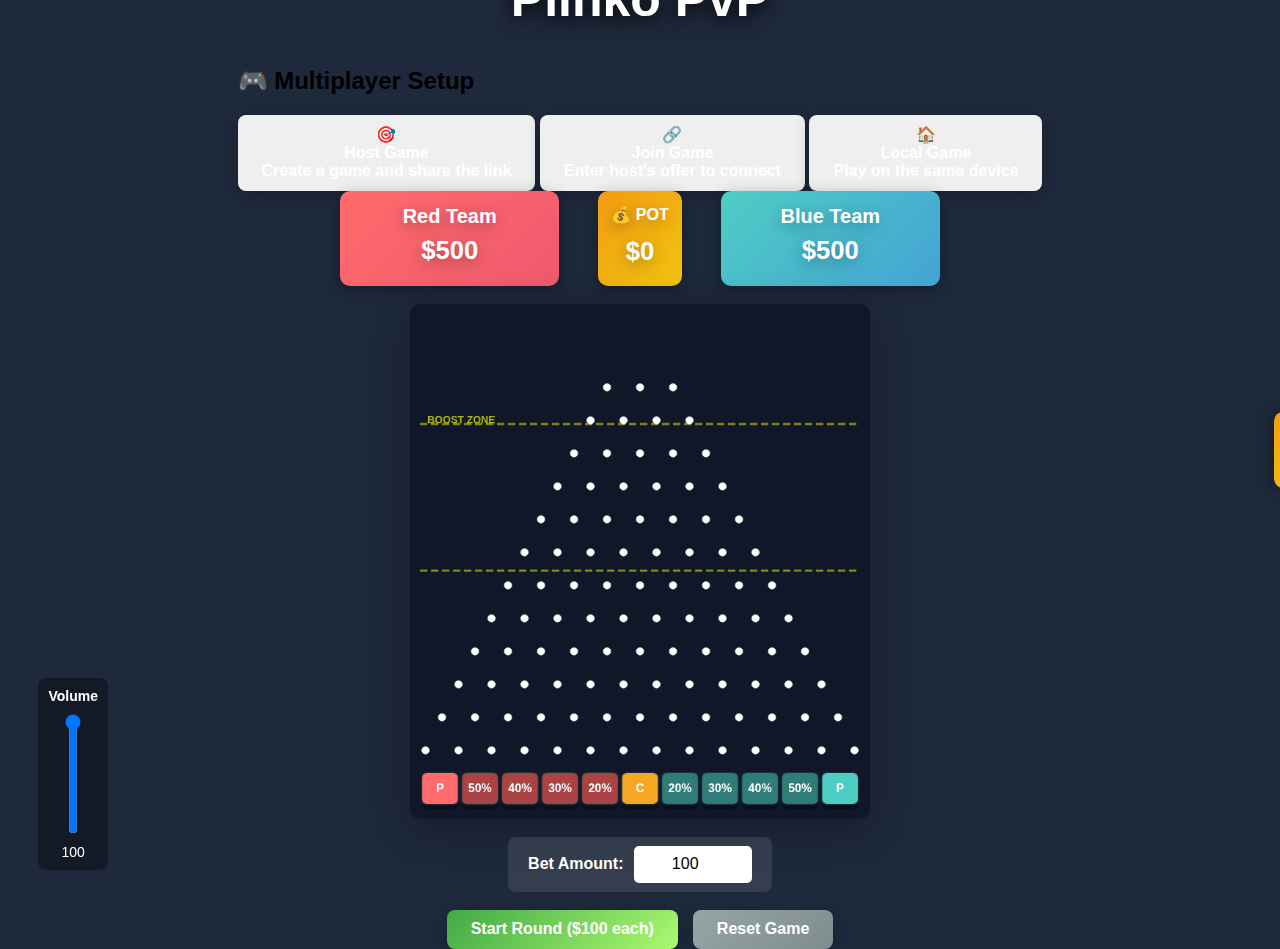
<file: game.html>
<!DOCTYPE html>
<html lang="en">
<head>
  <meta charset="UTF-8">
  <meta name="viewport" content="width=device-width, initial-scale=1.0">
  <title>Plinko PvP - Multiplayer</title>
  <link rel="stylesheet" href="styles.css">
</head>
<body>
<div class="title">
  Plinko PvP
</div>

<!-- Connection Modal -->
<div id="connectionModal" class="modal">
  <div class="modal-content">
    <h2>🎮 Multiplayer Setup</h2>

    <div class="connection-mode">
      <button class="mode-btn host-btn" onclick="startHosting()">
        <div class="mode-icon">🎯</div>
        <div class="mode-title">Host Game</div>
        <div class="mode-desc">Create a game and share the link</div>
      </button>

      <button class="mode-btn join-btn" onclick="showJoinInterface()">
        <div class="mode-icon">🔗</div>
        <div class="mode-title">Join Game</div>
        <div class="mode-desc">Enter host's offer to connect</div>
      </button>

      <button class="mode-btn local-btn" onclick="startLocalGame()">
        <div class="mode-icon">🏠</div>
        <div class="mode-title">Local Game</div>
        <div class="mode-desc">Play on the same device</div>
      </button>
    </div>

    <!-- Host Interface -->
    <div id="hostInterface" class="connection-interface" style="display: none;">
      <h3>🎯 You are hosting</h3>
      <div class="status-message" id="hostStatus">Generating connection offer...</div>

      <div class="connection-box">
        <label>Share this offer with Player 2:</label>
        <textarea id="hostOffer" readonly></textarea>
        <button onclick="copyOffer()" class="copy-btn">📋 Copy Offer</button>
      </div>

      <div class="connection-box" id="hostAnswerBox" style="display: none;">
        <label>Paste Player 2's answer here:</label>
        <textarea id="hostAnswer" placeholder="Paste the answer from Player 2"></textarea>
        <button onclick="submitAnswer()" class="submit-btn">✓ Connect</button>
      </div>

      <div class="team-selection" id="hostTeamSelection" style="display: none;">
        <label>Choose your team:</label>
        <div class="team-buttons">
          <button onclick="selectTeam('red')" class="team-select-btn red-team">🔴 Red Team</button>
          <button onclick="selectTeam('blue')" class="team-select-btn blue-team">🔵 Blue Team</button>
        </div>
      </div>

      <button onclick="cancelConnection()" class="cancel-btn">Cancel</button>
    </div>

    <!-- Join Interface -->
    <div id="joinInterface" class="connection-interface" style="display: none;">
      <h3>🔗 Join a Game</h3>
      <div class="status-message" id="joinStatus">Waiting for host's offer...</div>

      <div class="connection-box">
        <label>Paste the host's offer here:</label>
        <textarea id="joinOffer" placeholder="Paste the host's offer"></textarea>
        <button onclick="submitOffer()" class="submit-btn">Generate Answer</button>
      </div>

      <div class="connection-box" id="joinAnswerBox" style="display: none;">
        <label>Send this answer back to the host:</label>
        <textarea id="joinAnswer" readonly></textarea>
        <button onclick="copyAnswer()" class="copy-btn">📋 Copy Answer</button>
        <div class="waiting-message">Waiting for host to complete connection...</div>
      </div>

      <button onclick="cancelConnection()" class="cancel-btn">Cancel</button>
    </div>
  </div>
</div>

<!-- Connection Status Bar -->
<div id="connectionStatus" class="connection-status" style="display: none;">
  <span id="statusText">Connected</span>
  <span id="playerRole"></span>
  <button onclick="disconnect()" class="disconnect-btn">Disconnect</button>
</div>

<div class="game-container">
  <div class="teams">
    <div class="team team-red">
      <h2>Red Team</h2>
      <!--<div class="player-indicator" id="redPlayerIndicator"></div> -->
      <!-- <div class="label">Balance</div> -->
      <div class="balance" id="redBalance">$500</div>
    </div>
    <div class="pot">
      <div>💰 POT</div>
      <div class="amount" id="potAmount">$0</div>
    </div>
    <div class="team team-blue">
      <h2>Blue Team</h2>
      <!-- <div class="player-indicator" id="bluePlayerIndicator"></div> -->
      <!-- <div class="label">Balance</div> -->
      <div class="balance" id="blueBalance">$500</div>
    </div>
  </div>

  <canvas id="canvas"></canvas>

  <div class="controls">
    <div class="bet-input">
      <label>Bet Amount:</label>
      <input type="number" id="betAmount" value="100" min="1" max="1000">
    </div>
  </div>

  <div class="controls">
    <button class="drop-btn" onclick="dropBothBalls()" id="dropBtn">Start Round ($<span id="betDisplay">100</span> each)</button>
    <button class="reset-btn" onclick="reset()">Reset Game</button>
  </div>
</div>

<div class="house" id="housePanel">
  <div class="house-tab" onclick="toggleHousePanel()">HOUSE</div>
  <div class="house-controls">House Controls:</div>

  <!-- Team Balance Controls -->
  <div class="house-selection">
    <label for="house-teams">Choose a Team:</label>
    <select name="teams" id="house-teams">
      <option value="red">red</option>
      <option value="blue">blue</option>
    </select>
  </div>
  <div class="change-input">
    <label><strong>Balance Amount:</strong></label>
    <input type="number" id="house-amount" value="100" min="1" max="10000">
  </div>
  <button class="set-bal-btn" onclick="setBalance()" id="setBalBtn">Set Balance</button>

  <!-- Pot Controls -->
  <div class="change-input">
    <label><strong>Pot Amount:</strong></label>
    <input type="number" id="pot-amount-input" value="0" min="0" max="100000">
  </div>
  <button class="set-pot-btn" onclick="setPot()">Set Pot</button>

  <!-- House Balance Controls -->
  <div class="change-input">
    <label><strong>House Balance:</strong></label>
    <input type="number" id="house-balance-input" value="0" min="0" max="100000">
  </div>
  <button class="set-house-btn" onclick="setHouseBalance()">Set House Balance</button>

  <!-- House Balance Display -->
  <div class="house-bal">
    <div>House Balance</div>
    <div class="amount" id="house-bal">$0</div>
  </div>

  <!-- Data Export Controls -->
  <div class="data-controls">
    <h3>Data Management</h3>
    <button class="export-btn" onclick="exportData()">📥 Export CSV</button>
    <button class="delete-btn" onclick="deleteLocalStorage()">🗑️ Clear Data</button>
  </div>
</div>

<div id="audio-slider-container">
  <div class="audio-label">Volume</div>
  <input id="audio-slider" type="range" min="0" max="100" value="100" orient="vertical">
  <div id="audio-value">100</div>
</div>

<script src="webrtc.js"></script>
<script src="game.js"></script>
</body>
</html>
</file>
<file: styles.css>
body {
    margin: 0;
    padding: 1vh;
    display: flex;
    flex-direction: column;
    align-items: center;
    justify-content: center;
    height: 98vh;
    background: #1e293b;
    font-family: 'Arial', sans-serif;
}

#canvas {
    border: 10px solid rgba(15,23,40,1);
    border-radius: 10px;
    box-shadow: 0 10px 40px rgba(0,0,0,0.3);
    background: rgba(15,23,40,1);
}

.game-container {
    display: flex;
    flex-direction: column;
    gap: clamp(15px, 2vh, 20px);
    align-items: center;
}

.title {
    color: white;
    font-size: clamp(30px, 4vw, 50px);
    font-weight: bold;
    border: 0px solid #000;
    border-radius: 20px;
    text-shadow: 0 4px 20px rgba(0,0,0,1);
    padding: clamp(10px, 1vh, 15px);
    margin: clamp(5px, 1vh, 10px);
}

.teams {
    display: flex;
    gap: clamp(30px, 3vw, 40px);
    width: clamp(500px, 50vw, 600px);
    justify-content: space-between;
}

.team {
    flex: 1;
    padding: clamp(10px, 1.5vh, 15px);
    border-radius: 10px;
    color: white;
    text-align: center;
    box-shadow: 0 4px 15px rgba(0,0,0,0.3);
    text-shadow: 0 4px 15px rgba(0,0,0,0.3);
}

.team-red {
    background: linear-gradient(135deg, #ff6b6b, #ee5a6f);
}

.team-blue {
    background: linear-gradient(135deg, #4ecdc4, #44a3d5);
}

.team h2 {
    margin: 0 0 8px 0;
    font-size: clamp(16px, 1.6vw, 20px);
    text-shadow: 0 4px 15px rgba(0,0,0,0.3);
}

.team .balance {
    font-size: clamp(20px, 2vw, 26px);
    font-weight: bold;
    margin: 8px 0;
    text-shadow: 0 4px 15px rgba(0,0,0,0.3);
}

.team .label {
    font-size: clamp(11px, 1.1vw, 13px);
    opacity: 0.9;
    text-shadow: 0 4px 15px rgba(0,0,0,0.3);
}

.pot {
    background: linear-gradient(135deg, #f39c12, #f1c40f);
    padding: clamp(10px, 1.5vh, 15px);
    border-radius: 10px;
    color: white;
    text-align: center;
    font-size: clamp(14px, 1.4vw, 16px);
    font-weight: bold;
    box-shadow: 0 4px 15px rgba(0,0,0,0.3);
    text-shadow: 0 4px 15px rgba(0,0,0,0.3);
}

.pot .amount {
    font-size: clamp(20px, 2vw, 26px);
    margin-top: clamp(10px, 1.5vh, 15px);
    text-shadow: 0 4px 15px rgba(0,0,0,0.3);
}

.controls {
    display: flex;
    gap: clamp(12px, 1.5vw, 15px);
    align-items: center;
    flex-wrap: wrap;
    justify-content: center;
}

button {
    padding: clamp(10px, 1.2vh, 12px) clamp(20px, 2vw, 24px);
    font-size: clamp(14px, 1.4vw, 16px);
    font-weight: bold;
    border: none;
    border-radius: 8px;
    color: white;
    cursor: pointer;
    transition: transform 0.2s, box-shadow 0.2s;
    box-shadow: 0 4px 15px rgba(0,0,0,0.2);
}

button:hover:not(:disabled) {
    transform: translateY(-2px);
    box-shadow: 0 6px 20px rgba(0,0,0,0.3);
}

button:active:not(:disabled) {
    transform: translateY(0);
}

button:disabled {
    opacity: 0.5;
    cursor: not-allowed;
}

.drop-btn {
    background: linear-gradient(135deg, #41a945 0%, #acfa70 100%);
}

.boost-btn-red {
    background: linear-gradient(135deg, #ff6b6b, #ee5a6f);
}

.boost-btn-blue {
    background: linear-gradient(135deg, #4ecdc4, #44a3d5);
}

.reset-btn {
    background: linear-gradient(135deg, #95a5a6, #7f8c8d);
}

.set-bal-btn {
    background: linear-gradient(135deg, #e67e22, #d35400);
    margin-top: 10px;
    margin-bottom: 20px;
}

.bet-input {
    display: flex;
    gap: 10px;
    align-items: center;
    background: rgba(255,255,255,0.1);
    padding: clamp(8px, 1vh, 10px) clamp(16px, 1.8vw, 20px);
    border-radius: 8px;
}

.bet-input input {
    width: clamp(80px, 8vw, 100px);
    padding: clamp(6px, 0.8vh, 8px);
    font-size: clamp(14px, 1.4vw, 16px);
    border: 2px solid white;
    border-radius: 5px;
    text-align: center;
}

.bet-input label {
    color: white;
    font-weight: bold;
    font-size: clamp(14px, 1.4vw, 16px);
}

.info {
    background: rgba(255,255,255,0.1);
    padding: clamp(12px, 1.5vh, 15px) clamp(20px, 2.5vw, 25px);
    border-radius: 10px;
    color: white;
    text-align: center;
    backdrop-filter: blur(10px);
    max-width: clamp(500px, 50vw, 600px);
    margin: clamp(50px, 6vh, 75px);
}

.house {
    position: fixed;
    right: -350px;
    top: 50%;
    transform: translateY(-50%);
    background: rgba(255,255,255,0.1);
    padding: clamp(12px, 1.5vh, 15px) clamp(20px, 2.5vw, 25px);
    border-radius: 10px 0 0 10px;
    backdrop-filter: blur(10px);
    width: clamp(250px, 20vw, 300px);
    color: white;
    transition: right 1.9s ease;
    z-index: 1000;
}

.house.open {
    right: 0;
}

.house-tab {
    position: absolute;
    left: -50px;
    top: 50%;
    transform: translateY(-50%);
    background: linear-gradient(135deg, #f39c12, #f1c40f);
    color: white;
    padding: clamp(12px, 1.5vh, 15px) clamp(8px, 1vw, 10px);
    border-radius: 10px 0 0 10px;
    cursor: pointer;
    font-weight: bold;
    font-size: clamp(12px, 1.2vw, 14px);
    writing-mode: vertical-rl;
    text-orientation: mixed;
    box-shadow: -4px 0 15px rgba(0,0,0,0.3);
    transition: left 0.3s ease;
}

.house-tab:hover {
    background: linear-gradient(135deg, #e67e22, #e8b84d);
}

.house-controls {
    font-size: clamp(20px, 2vw, 24px);
    font-weight: bold;
    margin: clamp(15px, 2vh, 20px);
}

.house-bal {
    background: linear-gradient(135deg, #f39c12, #f1c40f);
    padding: clamp(15px, 2vh, 20px);
    border-radius: 10px;
    color: white;
    text-align: center;
    font-size: clamp(18px, 1.8vw, 20px);
    font-weight: bold;
    box-shadow: 0 4px 15px rgba(0,0,0,0.3);
    text-shadow: 0 4px 15px rgba(0,0,0,0.3);
}

.house-bal .amount {
    font-size: clamp(26px, 2.5vw, 32px);
    margin-top: clamp(15px, 2vh, 20px);
    text-shadow: 0 4px 15px rgba(0,0,0,0.3);
}

#audio-slider-container {
    position: fixed;
    left: clamp(30px, 3vw, 50px);
    bottom: clamp(30px, 3vh, 50px);
    z-index: 9999;
    display: flex;
    flex-direction: column;
    align-items: center;
    gap: 8px;
    padding: 10px;
    background: rgba(0,0,0,0.35);
    border-radius: 8px;
    backdrop-filter: blur(6px);
}

.audio-label {
    font-size: clamp(12px, 1.2vw, 14px);
    color: white;
    font-weight: 600;
}

#audio-value {
    font-size: clamp(12px, 1.2vw, 14px);
    color: white;
    font-weight: 500;
}

#audio-slider {
    writing-mode: bt-lr;
    -webkit-appearance: slider-vertical;
    width: 20px;
    height: clamp(120px, 12vh, 150px);
}
</file>
